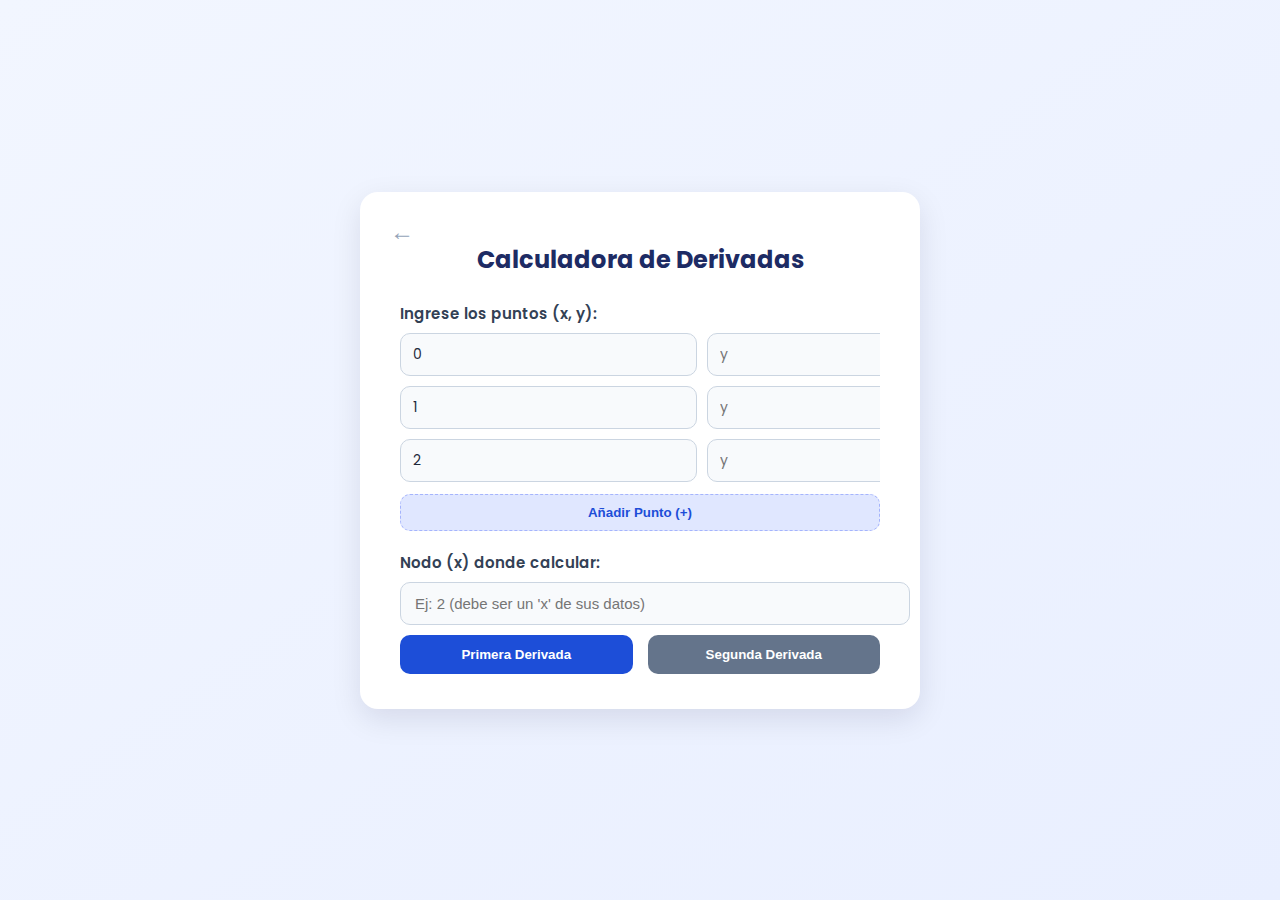
<file: Interpol/interpolacion.html>
<!DOCTYPE html>
<html lang="es">
<head>
  <meta charset="UTF-8">

  <!--
    Meta viewport: permite que el diseño se adapte correctamente
    a dispositivos móviles y pantallas pequeñas.
  -->
  <meta name="viewport" content="width=device-width, initial-scale=1.0">

  <title>Calculadora de Derivadas (Datos)</title>

  <!-- Fuente Poppins cargada desde Google Fonts -->
  <link href="https://fonts.googleapis.com/css2?family=Poppins:wght@400;500;600;700&display=swap" rel="stylesheet">

  <!-- Archivo CSS que contiene los estilos de esta herramienta -->
  <link rel="stylesheet" href="interpolacion.css">

</head>
<body>

  <!--
    CONTENEDOR PRINCIPAL DEL MÉTODO DE INTERPOLACIÓN
    Agrupa toda la calculadora y centra el contenido en la pantalla.
  -->
  <div class="container">

    <!--
      Botón/Flecha para volver al menú principal.
      El href usa "../" para regresar a la carpeta anterior.
    -->
    <a href="../index.html" class="volver-top" title="Volver">←</a>

    <!-- Título principal de la herramienta -->
    <h1>Calculadora de Derivadas</h1>

    <!-- ============================================================
         SECCIÓN DE INGRESO DE PUNTOS (x, y)
         Aquí el usuario ingresa todos los puntos que utilizará
         para la interpolación y cálculo de derivadas.
    ============================================================ -->
    <label>Ingrese los puntos (x, y):</label>

    <div id="tabla-puntos-container">

      <!-- Contenedor donde el JS añadirá dinámicamente cada fila -->
      <div id="tabla-puntos">
        <!-- Las filas (inputs de x,y) serán creadas desde interpolacion.js -->
      </div>

      <!-- Botón para agregar una nueva fila de punto -->
      <button id="agregar-punto" class="button-add">
        Añadir Punto (+)
      </button>

    </div>

    <!-- ============================================================
         SECCIÓN PARA ELEGIR EL NODO
         El usuario escribe el valor de x donde desea obtener
         la derivada (siempre debe existir en los puntos ingresados).
    ============================================================ -->
    <label for="nodo">Nodo (x) donde calcular:</label>
    <input 
      type="text" 
      id="nodo" 
      placeholder="Ej: 2 (debe ser un 'x' de sus datos)" 
      autocomplete="off">

    <!-- ============================================================
         BOTONES PARA REALIZAR LOS CÁLCULOS
         Calcula primera o segunda derivada según el método seleccionado.
    ============================================================ -->
    <div class="button-group">
      <!-- Primera derivada -->
      <button onclick="calcularPrimeraDerivada()">
        Primera Derivada
      </button>

      <!-- Segunda derivada -->
      <button onclick="calcularSegundaDerivada()" class="secondary">
        Segunda Derivada
      </button>
    </div>

    <!-- Contenedor donde se mostrarán los resultados procesados -->
    <div id="resultado"></div>

    <!-- Archivo JS principal de la calculadora -->
    <script src="interpolacion.js"></script>

  </div> <!-- Fin del contenedor principal -->

</body>
</html>
</file>
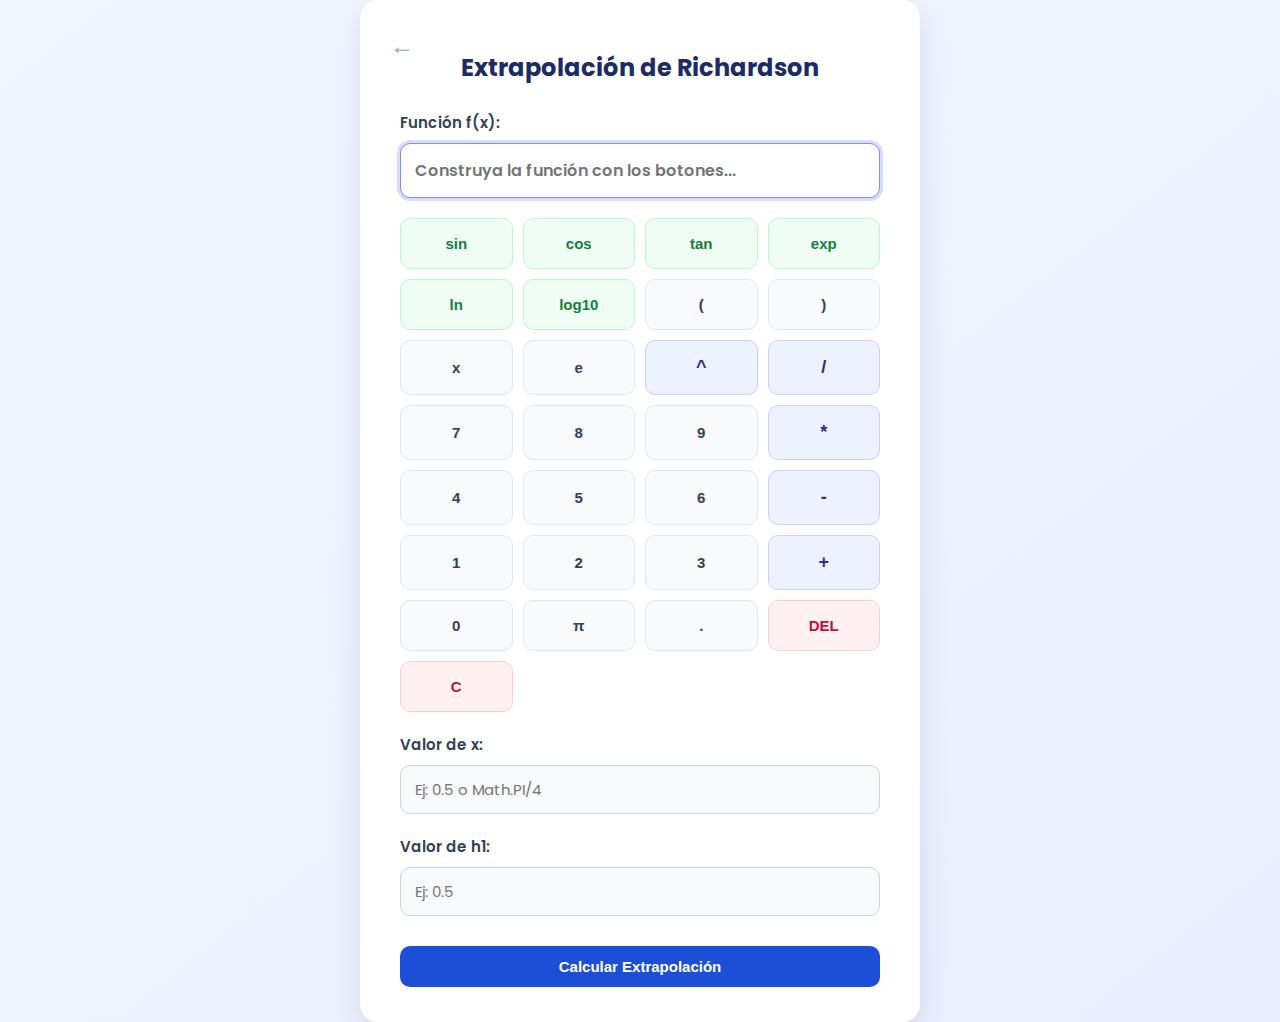
<file: Richard/richardson.html>
<!DOCTYPE html>
<html lang="es">
<head>
  <meta charset="UTF-8">
  <meta name="viewport" content="width=device-width, initial-scale=1.0">

  <!-- Título de la página -->
  <title>Extrapolación de Richardson</title>

  <!-- Importamos la fuente Poppins para el diseño general -->
  <link href="https://fonts.googleapis.com/css2?family=Poppins:wght@400;500;600;700&display=swap" rel="stylesheet">

  <!-- Archivo CSS principal con los estilos -->
  <link rel="stylesheet" href="richardson.css">
</head>

<body>

  <!-- Contenedor principal que envuelve toda la calculadora -->
  <div class="container">

    <!-- Botón para regresar al menú principal -->
    <a href="../index.html" class="volver-top" title="Volver">←</a>

    <!-- Titulo principal de la herramienta -->
    <h1>Extrapolación de Richardson</h1>

    <!-- ============================================================
         INPUT DE RICHARDSON: Construcción de la función f(x)
         Aquí se mostrará lo que el usuario construye con la botonera
    ============================================================ -->
    <label for="funcion-display">Función f(x):</label>

    <!-- Campo donde se escribe automáticamente la función -->
    <input 
      type="text" 
      id="funcion-display" 
      readonly
      placeholder="Construya la función con los botones..." 
      class="active-field"
    >

    <!-- ============================================================
         BOTONERA (KEYPAD)
         Permite construir la función sin necesidad de escribir manualmente
         Incluye funciones matemáticas, números y operadores
    ============================================================ -->
    <div id="keypad">

        <!-- Fila 1: Funciones trigonométricas y exponencial -->
        <button class="key-func" data-action="append" data-value="Math.sin(">sin</button>
        <button class="key-func" data-action="append" data-value="Math.cos(">cos</button>
        <button class="key-func" data-action="append" data-value="Math.tan(">tan</button>
        <button class="key-func" data-action="append" data-value="Math.exp(">exp</button>

        <!-- Fila 2: Logaritmos y paréntesis -->
        <button class="key-func" data-action="append" data-value="Math.log(">ln</button>
        <button class="key-func" data-action="append" data-value="Math.log10(">log10</button>
        <button data-action="append" data-value="(">(</button>
        <button data-action="append" data-value=")">)</button>

        <!-- Fila 3: Variables y operadores básicos -->
        <button data-action="append" data-value="x">x</button>
        <button data-action="append" data-value="Math.E">e</button>
        <button class="key-op" data-action="append" data-value="**">^</button>
        <button class="key-op" data-action="append" data-value="/">/</button>

        <!-- Fila 4: Números y multiplicación -->
        <button data-action="append" data-value="7">7</button>
        <button data-action="append" data-value="8">8</button>
        <button data-action="append" data-value="9">9</button>
        <button class="key-op" data-action="append" data-value="*">*</button>

        <!-- Fila 5: Números + resta -->
        <button data-action="append" data-value="4">4</button>
        <button data-action="append" data-value="5">5</button>
        <button data-action="append" data-value="6">6</button>
        <button class="key-op" data-action="append" data-value="-">-</button>

        <!-- Fila 6: Números + suma -->
        <button data-action="append" data-value="1">1</button>
        <button data-action="append" data-value="2">2</button>
        <button data-action="append" data-value="3">3</button>
        <button class="key-op" data-action="append" data-value="+">+</button>

        <!-- Fila 7: 0, π, punto decimal y borrar un carácter -->
        <button data-action="append" data-value="0">0</button>
        <button data-action="append" data-value="Math.PI">π</button>
        <button data-action="append" data-value=".">.</button>
        <button class="key-del" data-action="backspace">DEL</button>

        <!-- Fila 8: Borrar todo -->
        <button class="key-del key-span-4" data-action="clear">C</button>
    </div>

    <!-- ============================================================
         INPUTS PARA VALORES NUMÉRICOS
         Se permite ingresar expresiones como 0.5, Math.PI/4, etc.
    ============================================================ -->

    <!-- Valor de x donde se evaluará la derivada -->
    <label for="punto-x">Valor de x:</label>
    <input 
      type="text" 
      id="punto-x" 
      placeholder="Ej: 0.5 o Math.PI/4" 
      autocomplete="off"
    >

    <!-- Valor del paso h -->
    <label for="paso-h">Valor de h1:</label>
    <input 
      type="text" 
      id="paso-h" 
      placeholder="Ej: 0.5" 
      autocomplete="off"
    >

    <!-- Botón que ejecuta todo el cálculo -->
    <button onclick="calcularRichardson()" class="button-principal">
      Calcular Extrapolación
    </button>

    <!-- Contenedor donde aparecerán los resultados -->
    <div id="resultado" style="display: none;"></div>

    <!-- Archivo JavaScript con toda la lógica -->
    <script src="richardson.js"></script>
  </div>

</body>
</html>
</file>
<file: Interpol/interpolacion.css>
/* ============================================================
   ESTILOS BASE DEL DISEÑO PARA MÉTODO DE INTERPOLACIÓN
   Fondo, tipografía y comportamiento general del layout
============================================================ */
body {
  background: linear-gradient(to bottom right, #f2f6ff, #e9efff); /* Fondo suave azul */
  font-family: "Poppins", sans-serif; /* Fuente moderna y legible */
  display: flex;                       /* Centra el contenido en pantalla */
  justify-content: center;
  align-items: center;
  min-height: 100vh;                   /* Altura completa */
  margin: 0;
  color: #334155;                      /* Gris azulado para texto */
}

/* Contenedor principal que envuelve toda la herramienta */
.container {
  position: relative;                  /* Permite ubicar el botón “volver” */
  background: #ffffff;
  padding: 35px 40px;
  border-radius: 18px;                 /* Bordes suaves */
  box-shadow: 0 10px 30px rgba(0, 0, 50, 0.1); /* Sombra suave */
  width: 90%;
  max-width: 480px;                    /* Ancho ideal */
  text-align: left;
  transition: all 0.3s ease;           /* Animación suave */
}

/* ================================================================================
   BOTÓN “VOLVER” para la vista principal— flecha en la esquina superior izquierda
================================================================================= */
.volver-top {
  position: absolute;
  top: 28px;
  left: 30px;
  font-size: 24px;
  font-weight: 600;
  color: #94a3b8;
  text-decoration: none;
  transition: color 0.3s ease;
  line-height: 1;
}
.volver-top:hover {
  color: #1d2b64;                      /* Color más intenso al pasar el mouse */
}

/* ============================================================
   TITULAR PRINCIPAL
============================================================ */
h1 {
  color: #1d2b64;
  font-size: 24px;
  margin-bottom: 25px;
  margin-top: 15px;
  text-align: center;
  font-weight: 700;
}

/* Etiquetas (textos de entrada) */
label {
  font-weight: 600;
  font-size: 15px;
  color: #334155;
  margin-bottom: 8px;
  display: block;
}

/* ============================================================
   TABLA DINÁMICA DE PUNTOS (x,y)
============================================================ */

/* Contenedor general */
#tabla-puntos-container {
  margin-bottom: 20px;
}

/* Contenedor con scroll para los puntos */
#tabla-puntos {
  display: flex;
  flex-direction: column;
  gap: 10px;
  margin-top: 8px;
  margin-bottom: 12px;
  max-height: 200px;                   /* Máximo alto: aparece scroll */
  overflow-y: auto;
  padding-right: 5px;
}

/* Cada fila de punto (x,y) */
.punto-fila {
  display: flex;
  align-items: center;
  gap: 10px;
}

/* Inputs de x e y */
.punto-fila input[type="number"] {
  flex: 1;
  padding: 10px 12px;
  font-size: 14px;
  border: 1.5px solid #cbd5e1;
  border-radius: 10px;
  background-color: #f8fafc;
  color: #1e293b;
  transition: 0.3s ease;
  font-family: "Poppins", sans-serif;
}

/* Efecto de focus */
.punto-fila input[type="number"]:focus {
  border-color: #1d4ed8;
  background: #ffffff;
  box-shadow: 0 0 0 3px rgba(37, 99, 235, 0.15);
}

/* Eliminar flechas del input number */
.punto-fila input[type="number"]::-webkit-inner-spin-button,
.punto-fila input[type="number"]::-webkit-outer-spin-button {
  -webkit-appearance: none;
}
.punto-fila input[type="number"] {
  -moz-appearance: textfield;
}

/* ============================================================
   BOTONES + y × (Agregar / Eliminar puntos)
============================================================ */

/* Botón de eliminar punto */
.remover-punto {
  width: 38px;
  height: 38px;
  background: #f1f5f9;
  color: #64748b;
  border-radius: 10px;
  border: none;
  font-size: 20px;
  font-weight: 600;
  cursor: pointer;
  transition: 0.3s ease;
}
.remover-punto:hover {
  background: #e11d48;
  color: #fff;
}

/* Botón para agregar punto */
.button-add {
  width: 100%;
  background: #e0e7ff;
  color: #1d4ed8;
  border: 1.5px dashed #a5b4fc;
  padding: 10px;
  border-radius: 10px;
  font-weight: 600;
  cursor: pointer;
  transition: 0.3s ease;
}
.button-add:hover {
  background: #c7d2fe;
  border-color: #818cf8;
}

/* ============================================================
   INPUT DEL NODO
============================================================ */
input[type="text"] {
  width: 100%;
  padding: 12px 14px;
  border: 1.5px solid #cbd5e1;
  border-radius: 10px;
  background: #f8fafc;
  font-size: 15px;
  transition: 0.3s ease;
}
input[type="text"]:focus {
  border-color: #1d4ed8;
  background: #ffffff;
  box-shadow: 0 0 0 3px rgba(37, 99, 235, 0.15);
}

/* ============================================================
   BOTONERA: Primera y Segunda Derivada
============================================================ */
.button-group {
  display: flex;
  gap: 15px;
  margin-top: 10px;
}

.button-group button {
  flex: 1;
  background: #1d4ed8;
  color: white;
  border: none;
  padding: 12px;
  border-radius: 10px;
  font-weight: 600;
  cursor: pointer;
  transition: background 0.3s ease;
}

.button-group button:hover {
  background: #2563eb;
}

/* Botón gris para segunda derivada */
.button-group button.secondary {
  background: #64748b;
}
.button-group button.secondary:hover {
  background: #475569;
}

/* ============================================================
   RESULTADOS (Bloque final donde se muestran cálculos)
============================================================ */
#resultado {
  display: none;
  margin-top: 25px;
  background: #f1f5ff;
  padding: 18px;
  border-radius: 12px;
  border-left: 4px solid #1d4ed8;
  font-size: 15px;
  overflow-x: auto;
}

/* Resultados compactos */
#resultado p {
  margin: 0;
  padding: 0;
}

.resultado-item {
  margin-bottom: 12px;
}

.resultado-item .label {
  font-weight: 600;
  color: #1d4ed8;
}

.resultado-item .value {
  font-size: 14px;
  color: #334155;
  white-space: pre-wrap;
}

/* Resultado destacado */
.resultado-final {
  margin-top: 16px;
  padding-top: 16px;
  border-top: 1px dashed #c7d2fe;
}

.resultado-final .label {
  font-size: 16px;
  font-weight: 700;
}

.resultado-final .value {
  font-size: 16px;
  font-weight: 600;
  color: #1d2b64;
}

/* Estilo especial si hay error */
#resultado.error {
  background: #fff1f2;
  border-color: #e11d48;
  color: #9f1239;
}

#resultado.error .label {
  color: #c51a4a;
  font-size: 16px;
}
</file>
<file: Richard/richardson.css>
/* ==========================================================
   ESTILOS BASE PARA MÉTODO RICHARDON
   Define la apariencia de la página Richardson
========================================================== */

/* Fondo, tipografía y alineación general */
body {
  background: linear-gradient(to bottom right, #f2f6ff, #e9efff);
  font-family: "Poppins", sans-serif;
  display: flex;
  justify-content: center;
  align-items: center;
  min-height: 100vh;
  margin: 0;
  color: #334155;
}

/* Contenedor principal de la calculadora */
.container {
  position: relative;
  background: #ffffff;
  padding: 35px 40px;
  border-radius: 18px;
  box-shadow: 0 10px 30px rgba(0, 0, 50, 0.1);
  width: 90%;
  max-width: 480px;
  text-align: left;
  transition: all 0.3s ease;
}

/* ==========================================================
   BOTÓN SUPERIOR PARA VOLVER AL MENÚ PRINCIPAL
========================================================== */

.volver-top {
  position: absolute;
  top: 28px;
  left: 30px;
  font-size: 24px;
  font-weight: 600;
  color: #94a3b8;
  text-decoration: none;
  transition: color 0.3s ease;
}

.volver-top:hover {
  color: #1d2b64;
}

/* ==========================================================
   TITULOS E INFORMACIÓN DEL FORMULARIO
========================================================== */

h1 {
  color: #1d2b64;
  font-size: 24px;
  margin-bottom: 25px;
  margin-top: 15px;
  text-align: center;
  font-weight: 700;
}

label {
  font-weight: 600;
  font-size: 15px;
  color: #334155;
}

/* ==========================================================
   ESTILOS PARA INPUTS (text y number)
========================================================== */

input[type="number"],
input[type="text"] {
  width: 100%;
  padding: 12px 14px;
  margin-top: 8px;
  margin-bottom: 20px;
  border: 1.5px solid #cbd5e1;
  border-radius: 10px;
  font-size: 15px;
  color: #1e293b;
  background-color: #f8fafc;
  transition: all 0.3s ease;
  box-sizing: border-box;
  font-family: "Poppins", sans-serif;
}

/* Quitar flechas internas en inputs type number */
input[type="number"]::-webkit-inner-spin-button,
input[type="number"]::-webkit-outer-spin-button {
  -webkit-appearance: none;
  margin: 0;
}
input[type="number"] {
  -moz-appearance: textfield;
}

/* Efecto visual cuando un input recibe foco */
input:focus {
  outline: none;
  border-color: #1d4ed8;
  background: #ffffff;
  box-shadow: 0 0 0 3px rgba(37, 99, 235, 0.15);
}

/* Indica qué input está recibiendo datos desde el keypad */
.active-field {
  border-color: #2563eb !important;
  background-color: #fff !important;
  box-shadow: 0 0 0 3px rgba(37, 99, 235, 0.25) !important;
}

/* ==========================================================
   DISPLAY ESPECIAL PARA MOSTRAR LA FUNCIÓN f(x)
========================================================== */

#funcion-display {
  background: #eef2ff;
  color: #1d2b64;
  font-weight: 600;
  font-size: 16px;
  padding: 14px;
  margin-top: 8px;
  margin-bottom: 20px;
  border: 1.5px solid #c7d2fe;
  border-radius: 10px;
  width: 100%;
  box-sizing: border-box;
}

/* Foco exclusivo del display de la función */
#funcion-display.active-field {
  border-color: #818cf8 !important;
  box-shadow: 0 0 0 3px rgba(129, 140, 248, 0.3) !important;
}

/* ==========================================================
   BOTONERA (KEYPAD) PARA CONSTRUIR LA FUNCIÓN
========================================================== */

#keypad {
  display: grid;
  grid-template-columns: repeat(4, 1fr);
  gap: 10px;
  margin-bottom: 20px;
}

/* Botón base */
#keypad button {
  padding: 16px 10px;
  font-size: 15px;
  font-weight: 600;
  border: none;
  border-radius: 10px;
  background-color: #f8fafc;
  color: #334155;
  border: 1.5px solid #e2e8f0;
  cursor: pointer;
  transition: all 0.2s ease;
}

#keypad button:hover {
  background-color: #f1f5f9;
  transform: translateY(-2px);
  box-shadow: 0 4px 10px rgba(0, 0, 0, 0.05);
}

/* Botones de funciones matemáticas (sin, cos, tan...) */
#keypad button.key-func {
  background-color: #f0fdf4;
  color: #15803d;
  border-color: #bbf7d0;
}

/* Botones de operadores (+ - * / ^) */
#keypad button.key-op {
  background-color: #eef2ff;
  color: #312e81;
  border-color: #c7d2fe;
  font-size: 18px;
}

/* Botones de eliminación */
#keypad button.key-del {
  background-color: #fff1f2;
  color: #be123c;
  border-color: #fecdd3;
}

/* Botón que ocupa 2 columnas */
#keypad button.key-span-2 {
  grid-column: span 2;
}

/* ==========================================================
   BOTÓN PRINCIPAL (CALCULAR)
========================================================== */

.button-principal {
  width: 100%;
  background: #1d4ed8;
  color: white;
  border: none;
  padding: 12px;
  border-radius: 10px;
  font-weight: 600;
  font-size: 15px;
  cursor: pointer;
  transition: background 0.3s ease;
  margin-top: 10px;
}

.button-principal:hover {
  background: #2563eb;
}

/* ==========================================================
   CUADRO DE RESULTADOS
========================================================== */

#resultado {
  display: none;
  margin-top: 25px;
  background: #f1f5ff;
  padding: 18px;
  border-radius: 12px;
  text-align: left;
  font-size: 15px;
  color: #334155;
  border-left: 4px solid #1d4ed8;
}

/* Estilos cuando ocurre un error */
#resultado.error {
  background: #fff1f2;
  border-color: #e11d48;
  color: #9f1239;
}

/* Título dentro del resultado */
#resultado strong {
  color: #1d4ed8;
  font-size: 16px;
  display: block;
  margin-bottom: 5px;
}

/* Ajustes cuando hay error */
#resultado.error strong {
  color: #c51a4a;
}

/* ==========================================================
   ESTILO COMPACTO PARA LAS LÍNEAS DE RESULTADOS
========================================================== */

#resultado p {
  margin: 0;
}

.resultado-item {
  margin-bottom: 12px;
}

.resultado-item .label {
  font-weight: 600;
  color: #1d4ed8;
  font-size: 15px;
  margin-bottom: 2px;
}

.resultado-item .value {
  font-size: 14px;
  color: #334155;
  word-wrap: break-word;
}

/* Línea final más destacada */
.resultado-final {
  margin-top: 16px;
  padding-top: 16px;
  border-top: 1px dashed #c7d2fe;
}

.resultado-final .label {
  font-size: 16px;
  font-weight: 700;
}

.resultado-final .value {
  font-size: 16px;
  font-weight: 600;
  color: #1d2b64;
}

/* Ajustes cuando hay error en resultado final */
#resultado.error .label {
  color: #c51a4a;
  font-size: 16px;
  font-weight: 700;
}
</file>
